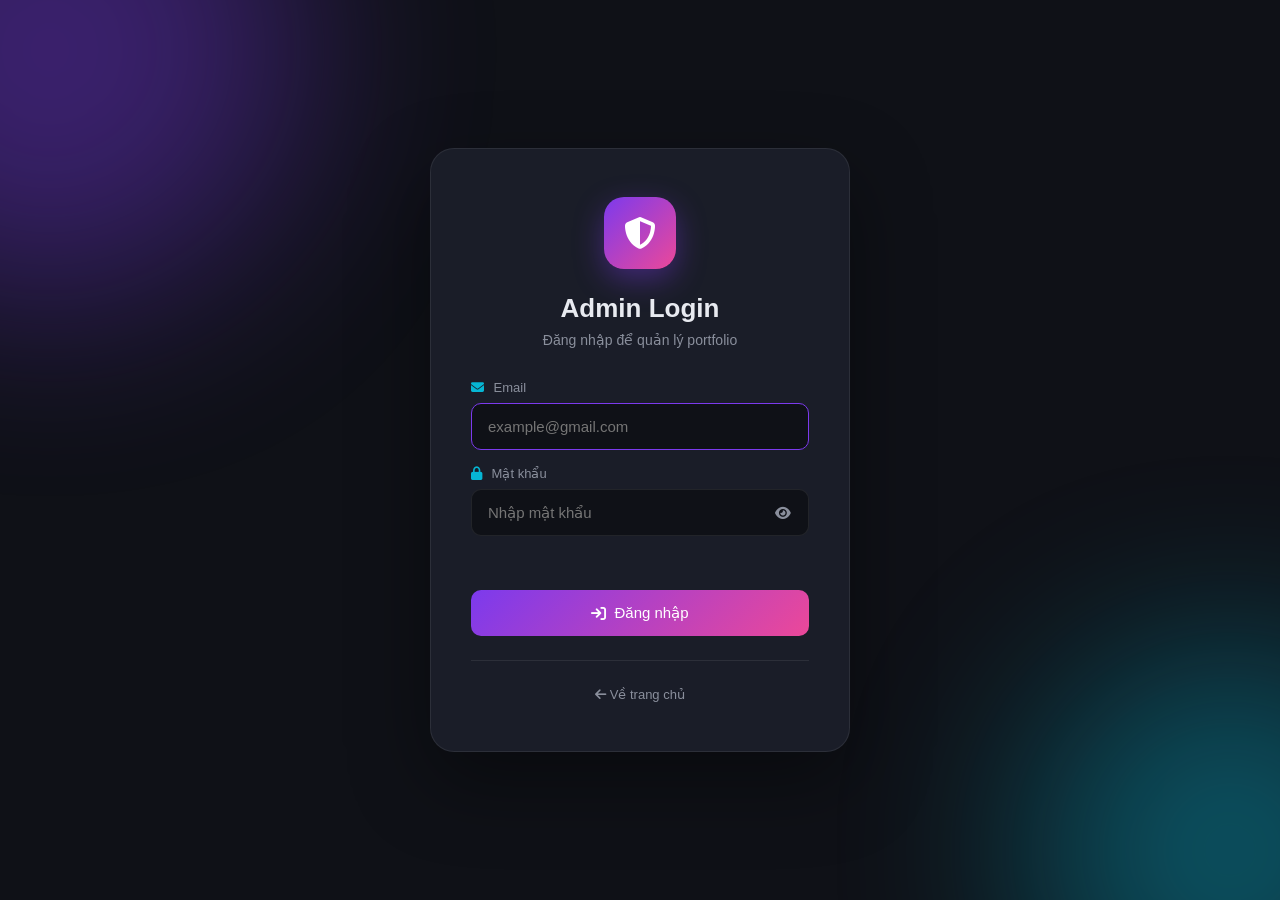
<file: admin.html>
<!DOCTYPE html>
<html lang="vi">
<head>
  <meta charset="UTF-8" />
  <meta name="viewport" content="width=device-width, initial-scale=1.0" />
  <title>Admin Panel — Portfolio</title>
  <link rel="stylesheet" href="https://cdnjs.cloudflare.com/ajax/libs/font-awesome/6.5.1/css/all.min.css" />
  <link rel="stylesheet" href="./css/admin.css" />

  <script src="./js/auth.js"></script>
  <script>requireAuth();</script>
</head>
<body>
  <header class="admin-header">
    <div class="brand">
      <i class="fa-solid fa-pen-to-square"></i>
      <h1>Admin Panel</h1>
      <span class="tag">Portfolio CMS</span>
    </div>
    <div class="actions">
      <a href="./index.html" class="btn btn-ghost" target="_blank"><i class="fa-solid fa-eye"></i> Xem trang</a>
      <button class="btn btn-secondary" id="resetBtn"><i class="fa-solid fa-rotate-left"></i> Reset</button>
      <button class="btn btn-primary" id="saveBtn"><i class="fa-solid fa-download"></i> Lưu thay đổi</button>
      <button class="btn btn-danger" id="logoutBtn"><i class="fa-solid fa-right-from-bracket"></i> Đăng xuất</button>
    </div>
  </header>

  <main class="admin-main">
    <aside class="sidebar">
      <a href="#hero" class="nav-link active"><i class="fa-solid fa-house"></i> Hero</a>
      <a href="#about" class="nav-link"><i class="fa-solid fa-user"></i> About</a>
      <a href="#stats" class="nav-link"><i class="fa-solid fa-chart-simple"></i> Stats</a>
      <a href="#contact" class="nav-link"><i class="fa-solid fa-envelope"></i> Contact</a>
    </aside>

    <div class="content">
      <section id="hero" class="card">
        <h2><i class="fa-solid fa-house"></i> Hero Section</h2>
        <label>Lời chào (greeting)</label>
        <input type="text" data-key="hero.greeting" />

        <label>Tên dòng 1</label>
        <input type="text" data-key="hero.nameLine1" />

        <label>Tên dòng 2 (chữ gradient)</label>
        <input type="text" data-key="hero.nameLine2" />

        <label>Mô tả (description)</label>
        <textarea rows="4" data-key="hero.description"></textarea>
      </section>

      <section id="about" class="card">
        <h2><i class="fa-solid fa-user"></i> About — Giới thiệu</h2>
        <label>Đoạn 1 (có thể dùng &lt;strong&gt;chữ đậm&lt;/strong&gt;)</label>
        <textarea rows="3" data-key="about.paragraph1"></textarea>

        <label>Đoạn 2</label>
        <textarea rows="3" data-key="about.paragraph2"></textarea>

        <label>Đoạn 3</label>
        <textarea rows="2" data-key="about.paragraph3"></textarea>
      </section>

      <section id="stats" class="card">
        <h2><i class="fa-solid fa-chart-simple"></i> Số liệu thống kê</h2>
        <div class="stats-grid" id="statsGrid"></div>
      </section>

      <section id="contact" class="card">
        <h2><i class="fa-solid fa-envelope"></i> Thông tin liên hệ</h2>
        <label><i class="fa-solid fa-envelope"></i> Email</label>
        <input type="email" data-key="contact.email" />

        <label><i class="fa-solid fa-phone"></i> Số điện thoại / Zalo</label>
        <input type="tel" data-key="contact.phone" />

        <label><i class="fa-brands fa-facebook"></i> Facebook URL</label>
        <input type="url" data-key="contact.facebook" />
      </section>
    </div>
  </main>

  <div class="toast" id="toast"></div>

  <script type="module" src="./js/firebase-config.js"></script>
  <script type="module" src="./js/admin-firebase.js"></script>
  <script type="module" src="./js/admin.js"></script>
  <script src="./js/preloader.js"></script>
</body>
</html>
</file>
<file: css/admin.css>
:root {
  --bg: #0f1117;
  --surface: #1a1d28;
  --border: rgba(255, 255, 255, 0.08);
  --text: #e8eaf0;
  --muted: #8a8f9c;
  --accent: #7c3aed;
  --accent-2: #06b6d4;
  --success: #10b981;
}

* { margin: 0; padding: 0; box-sizing: border-box; }

body {
  font-family: 'Space Grotesk', -apple-system, BlinkMacSystemFont, sans-serif;
  background: var(--bg);
  color: var(--text);
  min-height: 100vh;
}

/* ===== Header ===== */
.admin-header {
  position: sticky; top: 0; z-index: 50;
  display: flex; justify-content: space-between; align-items: center;
  padding: 16px 32px;
  background: rgba(15, 17, 23, 0.85);
  backdrop-filter: blur(20px);
  -webkit-backdrop-filter: blur(20px);
  border-bottom: 1px solid var(--border);
}
.brand { display: flex; align-items: center; gap: 12px; }
.brand i { font-size: 22px; color: var(--accent); }
.brand h1 { font-size: 20px; font-weight: 600; }
.brand .tag {
  font-size: 11px; padding: 4px 10px;
  background: rgba(124, 58, 237, 0.2);
  border-radius: 100px; color: #c4b5fd;
  font-weight: 500;
}

.actions { display: flex; gap: 10px; flex-wrap: wrap; }

.btn {
  display: inline-flex; align-items: center; gap: 8px;
  padding: 10px 18px; border-radius: 10px; cursor: pointer;
  font-size: 14px; font-weight: 500; border: 1px solid var(--border);
  background: transparent; color: var(--text); transition: all 0.2s;
  font-family: inherit; text-decoration: none;
}
.btn:hover { transform: translateY(-2px); }
.btn-primary {
  background: linear-gradient(135deg, #7c3aed, #ec4899);
  border: none; color: #fff;
}
.btn-secondary { background: var(--surface); }
.btn-ghost:hover { background: var(--surface); }
.btn-danger {
  background: rgba(239, 68, 68, 0.15);
  color: #fca5a5;
  border-color: rgba(239, 68, 68, 0.3);
}
.btn-danger:hover {
  background: rgba(239, 68, 68, 0.25);
  color: #fff;
}

/* ===== Main layout ===== */
.admin-main {
  display: grid; grid-template-columns: 240px 1fr;
  gap: 32px; padding: 32px; max-width: 1400px; margin: 0 auto;
}

.sidebar {
  position: sticky; top: 100px; align-self: start;
  display: flex; flex-direction: column; gap: 4px;
}
.nav-link {
  display: flex; align-items: center; gap: 12px;
  padding: 12px 16px; border-radius: 10px;
  color: var(--muted); text-decoration: none;
  font-size: 14px; transition: all 0.2s;
}
.nav-link:hover, .nav-link.active {
  background: var(--surface); color: var(--text);
}
.nav-link.active { color: var(--accent-2); }

.content { display: flex; flex-direction: column; gap: 20px; }

/* ===== Cards ===== */
.card {
  background: var(--surface); border: 1px solid var(--border);
  border-radius: 16px; padding: 28px;
}
.card h2 {
  display: flex; align-items: center; gap: 10px;
  font-size: 18px; margin-bottom: 24px; padding-bottom: 16px;
  border-bottom: 1px solid var(--border);
  font-weight: 600;
}
.card h2 i { color: var(--accent-2); }

.card label {
  display: block; font-size: 13px; color: var(--muted);
  margin-bottom: 8px; margin-top: 16px; font-weight: 500;
}
.card label:first-of-type { margin-top: 0; }
.card label i { margin-right: 6px; }

.card input, .card textarea {
  width: 100%; padding: 12px 14px; border-radius: 8px;
  background: var(--bg); border: 1px solid var(--border);
  color: var(--text); font-family: inherit; font-size: 14px;
  resize: vertical; transition: border-color 0.2s;
}
.card input:focus, .card textarea:focus {
  outline: none; border-color: var(--accent);
}

/* ===== Stats grid ===== */
.stats-grid { display: grid; grid-template-columns: repeat(3, 1fr); gap: 16px; }
.stat-input {
  background: var(--bg); padding: 16px; border-radius: 10px;
  border: 1px solid var(--border);
}
.stat-input label { margin-top: 0; }
.stat-input label:not(:first-of-type) { margin-top: 12px; }

/* ===== Toast ===== */
.toast {
  position: fixed; bottom: 32px; right: 32px;
  padding: 16px 24px; background: var(--success);
  color: #fff; border-radius: 12px; font-weight: 500;
  box-shadow: 0 10px 40px rgba(0, 0, 0, 0.3);
  opacity: 0; transform: translateY(20px); transition: all 0.3s;
  z-index: 100; pointer-events: none;
  max-width: 400px;
}
.toast.show { opacity: 1; transform: translateY(0); }

/* ===== Login page ===== */
.login-body {
  display: flex;
  align-items: center;
  justify-content: center;
  min-height: 100vh;
  background: var(--bg);
  position: relative;
  overflow: hidden;
  padding: 20px;
}
.login-bg { position: fixed; inset: 0; z-index: 0; pointer-events: none; }
.orb-bg {
  position: absolute;
  border-radius: 50%;
  filter: blur(100px);
  opacity: 0.4;
  animation: orbFloat 12s ease-in-out infinite;
}
.orb-bg.o1 {
  width: 500px; height: 500px;
  background: #7c3aed;
  top: -200px; left: -200px;
}
.orb-bg.o2 {
  width: 400px; height: 400px;
  background: #06b6d4;
  bottom: -150px; right: -150px;
  animation-delay: -6s;
}
@keyframes orbFloat {
  0%, 100% { transform: translate(0, 0); }
  50% { transform: translate(40px, -40px); }
}

.login-card {
  position: relative;
  z-index: 1;
  background: var(--surface);
  border: 1px solid var(--border);
  border-radius: 24px;
  padding: 48px 40px;
  width: 100%;
  max-width: 420px;
  box-shadow: 0 30px 80px rgba(0, 0, 0, 0.4);
  animation: cardIn 0.5s cubic-bezier(0.2, 0.8, 0.2, 1);
}
@keyframes cardIn {
  from { opacity: 0; transform: translateY(20px); }
  to { opacity: 1; transform: translateY(0); }
}

.login-logo {
  width: 72px;
  height: 72px;
  border-radius: 20px;
  background: linear-gradient(135deg, #7c3aed, #ec4899);
  display: flex;
  align-items: center;
  justify-content: center;
  margin: 0 auto 24px;
  box-shadow: 0 10px 30px rgba(124, 58, 237, 0.4);
}
.login-logo i { color: #fff; font-size: 32px; }

.login-card h1 {
  text-align: center;
  font-size: 26px;
  margin-bottom: 8px;
  font-weight: 600;
}
.login-sub {
  text-align: center;
  color: var(--muted);
  font-size: 14px;
  margin-bottom: 32px;
}

.login-card form label {
  display: block;
  font-size: 13px;
  color: var(--muted);
  margin-bottom: 8px;
  margin-top: 16px;
  font-weight: 500;
}
.login-card form label:first-of-type { margin-top: 0; }
.login-card form label i { margin-right: 6px; color: var(--accent-2); }

.login-card input {
  width: 100%;
  padding: 14px 16px;
  border-radius: 10px;
  background: var(--bg);
  border: 1px solid var(--border);
  color: var(--text);
  font-size: 15px;
  font-family: inherit;
  transition: border-color 0.2s;
}
.login-card input:focus {
  outline: none;
  border-color: var(--accent);
}

.password-wrap { position: relative; }
.toggle-pwd {
  position: absolute;
  right: 12px;
  top: 50%;
  transform: translateY(-50%);
  background: transparent;
  border: none;
  color: var(--muted);
  cursor: pointer;
  padding: 6px;
  font-size: 14px;
}
.toggle-pwd:hover { color: var(--text); }

.error-msg {
  color: #ef4444;
  font-size: 13px;
  margin-top: 12px;
  min-height: 18px;
  text-align: center;
}

.login-btn {
  width: 100%;
  padding: 14px;
  margin-top: 24px;
  font-size: 15px;
  justify-content: center;
}

.login-footer {
  text-align: center;
  margin-top: 24px;
  padding-top: 24px;
  border-top: 1px solid var(--border);
}
.login-footer a {
  color: var(--muted);
  font-size: 13px;
  text-decoration: none;
}
.login-footer a:hover { color: var(--accent-2); }

/* ===== Responsive ===== */
@media (max-width: 768px) {
  .admin-main { grid-template-columns: 1fr; padding: 16px; }
  .sidebar {
    position: static;
    flex-direction: row;
    overflow-x: auto;
    padding-bottom: 8px;
  }
  .nav-link { white-space: nowrap; }
  .stats-grid { grid-template-columns: 1fr; }
  .admin-header { padding: 12px 16px; flex-wrap: wrap; gap: 12px; }
  .actions { flex: 1; justify-content: flex-end; }
  .btn { padding: 8px 12px; font-size: 13px; }
}
</file>
